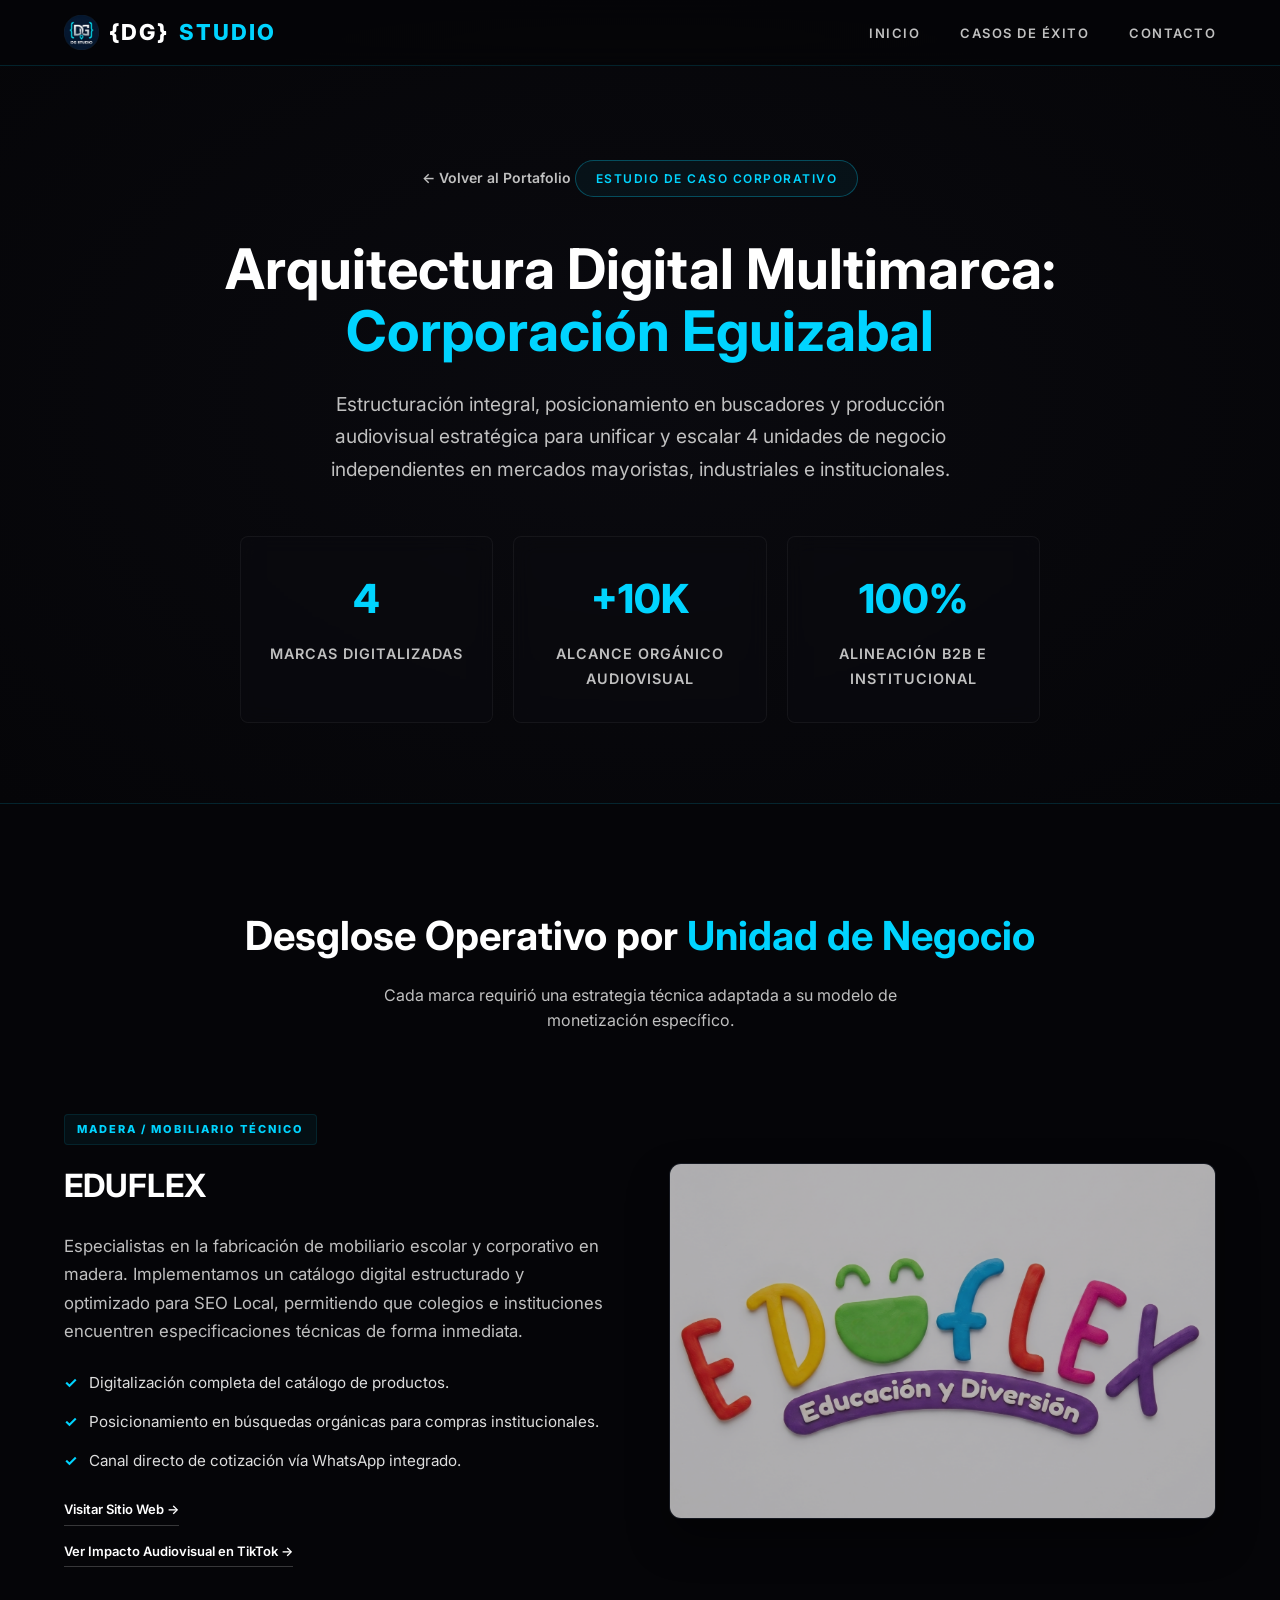
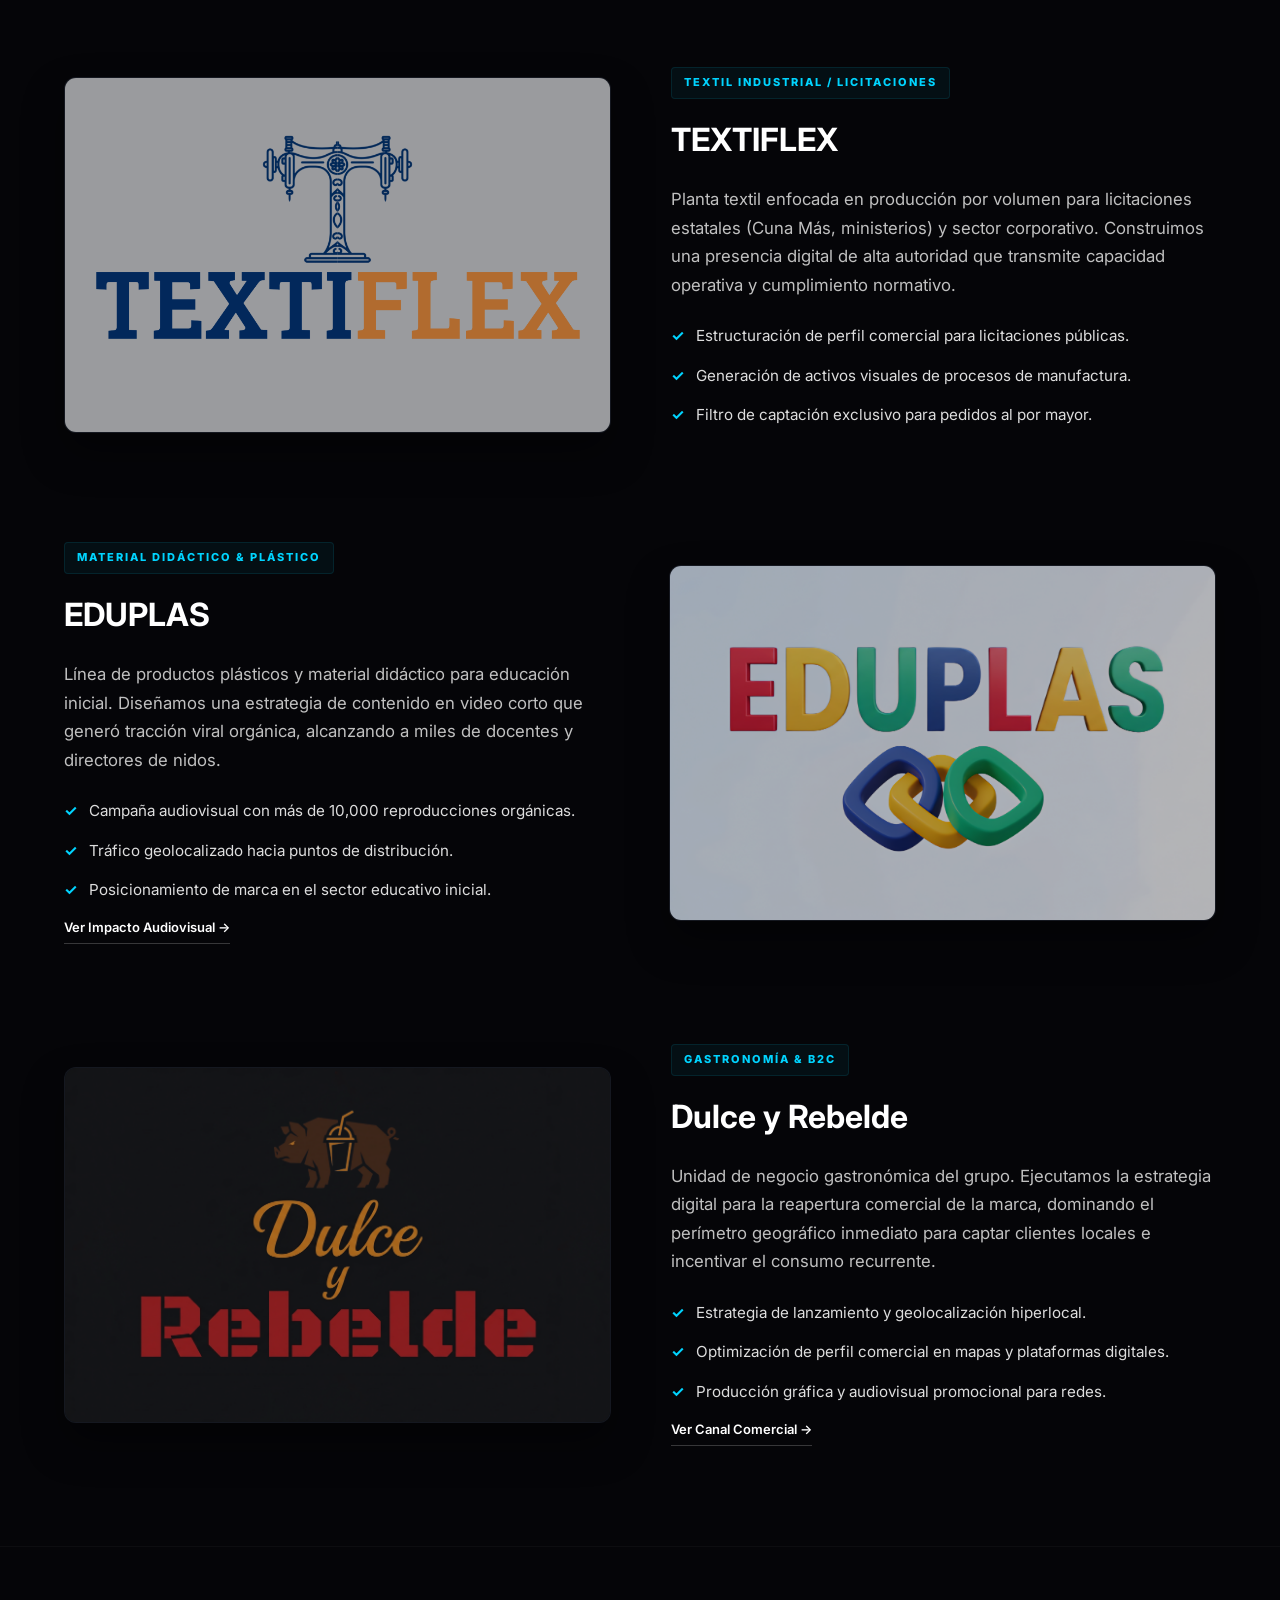
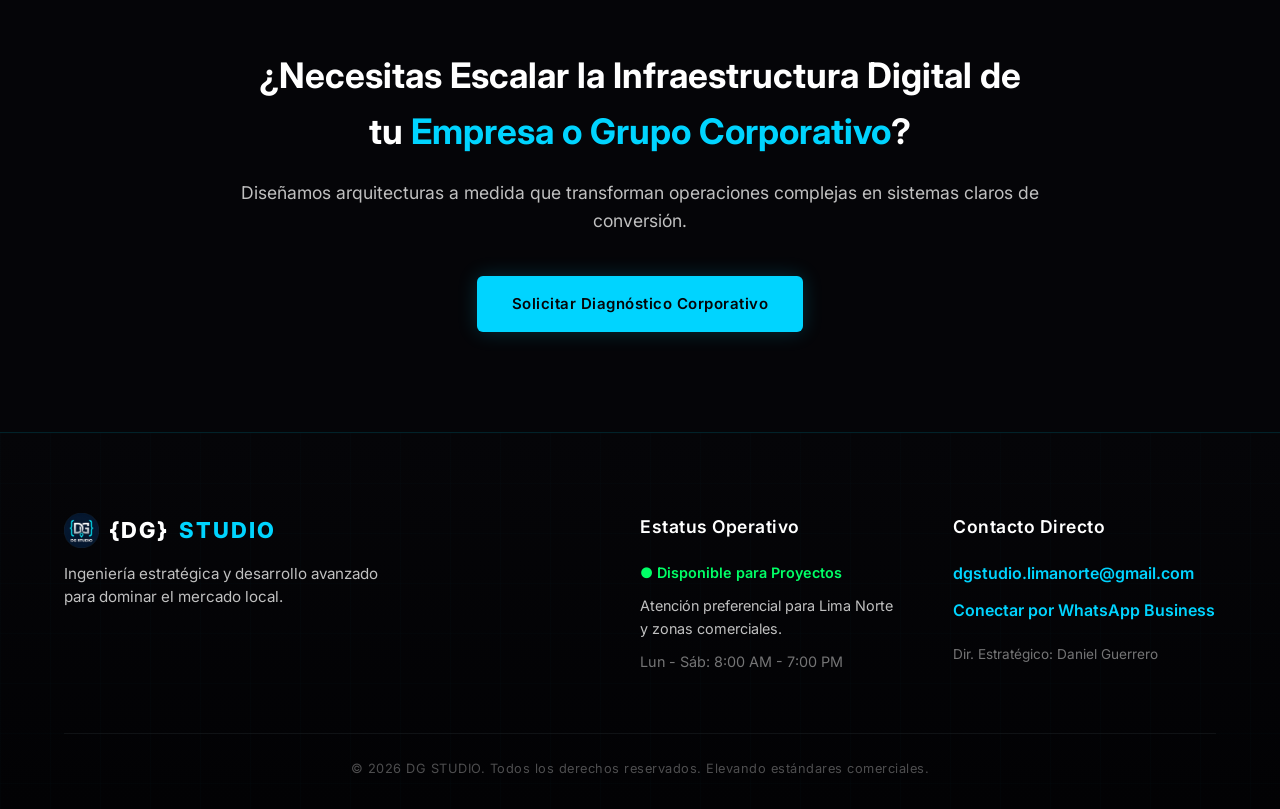
<file: casos/eguizabal.html>
<!DOCTYPE html>
<html lang="es">
<head>
    <meta charset="UTF-8">
    <meta name="viewport" content="width=device-width, initial-scale=1.0">
    <title>Caso de Éxito: Corporación Eguizabal | DG STUDIO</title>
    <meta name="description" content="Estudio de caso sobre la transformación digital e infraestructura multimarca para Corporación Eguizabal por DG STUDIO.">
    
    <link rel="preconnect" href="https://fonts.googleapis.com">
    <link rel="preconnect" href="https://fonts.gstatic.com" crossorigin>
    <link href="https://fonts.googleapis.com/css2?family=Inter:wght@300;400;600;800&display=swap" rel="stylesheet">
    
    <!-- Estilos Globales y Específicos del Caso -->
    <link rel="stylesheet" href="../assets/css/global.css">
    <link rel="stylesheet" href="../assets/css/caso-estudio.css">
</head>
<body>

    <header>
        <a href="../index.html" class="logo">
            <img src="../logo.png" alt="DG Studio Logo" class="logo-img">
            {DG} <span>STUDIO</span>
        </a>
        
        <button class="menu-toggle" aria-label="Abrir menú de navegación">
            <span></span>
            <span></span>
            <span></span>
        </button>

        <nav class="nav-menu">
            <ul>
                <li><a href="../index.html#inicio">Inicio</a></li>
                <li><a href="../index.html#impacto">Casos de Éxito</a></li>
                <li><a href="../index.html#contacto">Contacto</a></li>
            </ul>
        </nav>
    </header>

    <main>
        <!-- HERO DEL CASO DE ESTUDIO -->
        <section class="caso-hero reveal">
            <div class="caso-hero-content">
                <a href="../index.html#impacto" class="back-link">← Volver al Portafolio</a>
                <div class="badge">ESTUDIO DE CASO CORPORATIVO</div>
                <h1>Arquitectura Digital Multimarca: <span>Corporación Eguizabal</span></h1>
                <p class="caso-intro">
                    Estructuración integral, posicionamiento en buscadores y producción audiovisual estratégica para unificar y escalar 4 unidades de negocio independientes en mercados mayoristas, industriales e institucionales.
                </p>
                
                <!-- METRICAS CLAVE -->
                <div class="kpi-grid">
                    <div class="kpi-card">
                        <span class="kpi-number">4</span>
                        <span class="kpi-label">Marcas Digitalizadas</span>
                    </div>
                    <div class="kpi-card">
                        <span class="kpi-number">+10K</span>
                        <span class="kpi-label">Alcance Orgánico Audiovisual</span>
                    </div>
                    <div class="kpi-card">
                        <span class="kpi-number">100%</span>
                        <span class="kpi-label">Alineación B2B e Institucional</span>
                    </div>
                </div>
            </div>
        </section>

        <!-- DESGLOSE DE LAS 4 MARCAS -->
        <section class="marcas-section">
            <div class="container">
                <div class="section-title reveal">
                    <h2>Desglose Operativo por <span>Unidad de Negocio</span></h2>
                    <p>Cada marca requirió una estrategia técnica adaptada a su modelo de monetización específico.</p>
                </div>

                <!-- MARCA 1: EDUFLEX -->
                <article class="marca-card reveal">
                    <div class="marca-info">
                        <span class="marca-tag">MADERA / MOBILIARIO TÉCNICO</span>
                        <h3>EDUFLEX</h3>
                        <p class="marca-descripcion">
                            Especialistas en la fabricación de mobiliario escolar y corporativo en madera. Implementamos un catálogo digital estructurado y optimizado para SEO Local, permitiendo que colegios e instituciones encuentren especificaciones técnicas de forma inmediata.
                        </p>
                        <ul class="marca-logros">
                            <li>Digitalización completa del catálogo de productos.</li>
                            <li>Posicionamiento en búsquedas orgánicas para compras institucionales.</li>
                            <li>Canal directo de cotización vía WhatsApp integrado.</li>
                            <!-- CONTENEDOR INDEPENDIENTE CON SEPARACIÓN CSS -->
                     <div class="caso-enlaces" style="margin-top: 25px; display: flex; flex-direction: column; gap: 15px;">
                            <a href="https://eduflex-didacticos.netlify.app/" class="link-externo" target="_blank" rel="noopener noreferrer">Visitar Sitio Web →</a>
                            <a href="https://www.tiktok.com/@eduflexsac?_r=1&_t=ZS-99as8w4nOY0" class="link-externo" target="_blank" rel="noopener noreferrer">Ver Impacto Audiovisual en TikTok →</a>
                     </div>
                        </ul>
                    </div>
                    <div class="marca-media">
                        <img src="../assets/img/clientes/eduflex.png" alt="Caso de Éxito Eduflex - DG Studio" class="marca-img">
                    </div>
                </article>

                <!-- MARCA 2: TEXTIFLEX -->
                <article class="marca-card marca-reverse reveal">
                    <div class="marca-info">
                        <span class="marca-tag">TEXTIL INDUSTRIAL / LICITACIONES</span>
                        <h3>TEXTIFLEX</h3>
                        <p class="marca-descripcion">
                            Planta textil enfocada en producción por volumen para licitaciones estatales (Cuna Más, ministerios) y sector corporativo. Construimos una presencia digital de alta autoridad que transmite capacidad operativa y cumplimiento normativo.
                        </p>
                        <ul class="marca-logros">
                            <li>Estructuración de perfil comercial para licitaciones públicas.</li>
                            <li>Generación de activos visuales de procesos de manufactura.</li>
                            <li>Filtro de captación exclusivo para pedidos al por mayor.</li>
                        </ul>
                    </div>
                    <div class="marca-media">
                        <img src="../assets/img/clientes/textiflex.png" alt="Caso de Éxito Textiflex - DG Studio" class="marca-img">
                    </div>
                </article>

                <!-- MARCA 3: EDUPLAS -->
                <article class="marca-card reveal">
                    <div class="marca-info">
                        <span class="marca-tag">MATERIAL DIDÁCTICO & PLÁSTICO</span>
                        <h3>EDUPLAS</h3>
                        <p class="marca-descripcion">
                            Línea de productos plásticos y material didáctico para educación inicial. Diseñamos una estrategia de contenido en video corto que generó tracción viral orgánica, alcanzando a miles de docentes y directores de nidos.
                        </p>
                        <ul class="marca-logros">
                            <li>Campaña audiovisual con más de 10,000 reproducciones orgánicas.</li>
                            <li>Tráfico geolocalizado hacia puntos de distribución.</li>
                            <li>Posicionamiento de marca en el sector educativo inicial.</li>
                            <a href="https://www.tiktok.com/@eduplas.mayorista?_r=1&_t=ZS-99arnufdOZZ" class="link-externo" target="_blank" rel="noopener noreferrer">Ver Impacto Audiovisual →</a>
                        </ul>
                    </div>
                    <div class="marca-media">
                        <img src="../assets/img/clientes/eduplas.png" alt="Caso de Éxito Eduplas - DG Studio" class="marca-img">
                    </div>
                </article>

                <!-- MARCA 4: DULCE Y REBELDE -->
                <article class="marca-card marca-reverse reveal">
                    <div class="marca-info">
                        <span class="marca-tag">GASTRONOMÍA & B2C</span>
                        <h3>Dulce y Rebelde</h3>
                        <p class="marca-descripcion">
                            Unidad de negocio gastronómica del grupo. Ejecutamos la estrategia digital para la reapertura comercial de la marca, dominando el perímetro geográfico inmediato para captar clientes locales e incentivar el consumo recurrente.
                        </p>
                        <ul class="marca-logros">
                            <li>Estrategia de lanzamiento y geolocalización hiperlocal.</li>
                            <li>Optimización de perfil comercial en mapas y plataformas digitales.</li>
                            <li>Producción gráfica y audiovisual promocional para redes.</li>
                            <a href="https://www.facebook.com/share/1G49eW4Cmk/" class="link-externo" target="_blank" rel="noopener noreferrer">Ver Canal Comercial →</a>
                        </ul>
                    </div>
                    <div class="marca-media">
                        <img src="../assets/img/clientes/dulceyrebelde.png" alt="Caso de Éxito Dulce y Rebelde - DG Studio" class="marca-img">
                    </div>
                </article>

            </div>
        </section>

        <!-- LLAMADO A LA ACCIÓN FINAL DEL CASO -->
        <section class="caso-cta reveal">
            <div class="cta-container">
                <h2>¿Necesitas Escalar la Infraestructura Digital de tu <span>Empresa o Grupo Corporativo</span>?</h2>
                <p>Diseñamos arquitecturas a medida que transforman operaciones complejas en sistemas claros de conversión.</p>
                <a href="https://wa.me/51991739746?text=Hola%20DG%20Studio%2C%20vi%20el%20caso%20de%20Corporaci%C3%B3n%20Eguizabal%20y%20quiero%20cotizar%20un%20proyecto%20para%20mi%20empresa." target="_blank" class="btn btn-primary">
                    Solicitar Diagnóstico Corporativo
                </a>
            </div>
        </section>
    </main>

    <footer id="contacto">
        <div class="footer-container reveal">
            
            <div class="footer-brand">
                <a href="../index.html" class="logo footer-logo">
                    <img src="../logo.png" alt="DG Studio Logo" class="logo-img">
                    {DG} <span>STUDIO</span>
                </a>
                <p class="brand-tagline">Ingeniería estratégica y desarrollo avanzado para dominar el mercado local.</p>
            </div>

            <div class="footer-status">
                <h4>Estatus Operativo</h4>
                <p class="status-badge">● Disponible para Proyectos</p>
                <p class="status-text">Atención preferencial para Lima Norte y zonas comerciales.</p>
                <p class="status-hours">Lun - Sáb: 8:00 AM - 7:00 PM</p>
            </div>

            <div class="footer-contact">
                <h4>Contacto Directo</h4>
                <a href="mailto:dgstudio.limanorte@gmail.com" class="contact-link">dgstudio.limanorte@gmail.com</a>
                <a href="https://wa.me/51991739746?text=Hola%20DG%20Studio,%20quiero%20cotizar%20un%20proyecto." 
                   target="_blank" 
                   class="contact-link whatsapp-link">
                   Conectar por WhatsApp Business
                </a>
                <p class="director-name">Dir. Estratégico: Daniel Guerrero</p>
            </div>

        </div>

        <div class="footer-bottom">
            <div class="copyright">
                &copy; 2026 DG STUDIO. Todos los derechos reservados. Elevando estándares comerciales.
            </div>
        </div>
    </footer>

    <script src="../assets/js/app.js"></script>
    
</body>
</html>
</file>
<file: assets/css/global.css>
/* ==========================================
   DG STUDIO - GLOBAL STYLES (global.css)
   ========================================== */

:root {
    --bg-dark: #050508;
    --bg-card: #0a0a0f;
    --cyan-neon: #00d4ff;
    --silver: #c0c0c0;
    --glass-border: rgba(0, 212, 255, 0.15);
}

* {
    margin: 0;
    padding: 0;
    box-sizing: border-box;
}

::-webkit-scrollbar {
    width: 10px;
}
::-webkit-scrollbar-track {
    background: var(--bg-dark);
}
::-webkit-scrollbar-thumb {
    background: #1a1a24;
    border-radius: 5px;
}
::-webkit-scrollbar-thumb:hover {
    background: var(--cyan-neon);
}

html {
    scroll-behavior: smooth;
}

body {
    font-family: 'Inter', sans-serif;
    background-color: var(--bg-dark);
    color: #ffffff;
    line-height: 1.6;
    overflow-x: hidden;
}

/* --- HEADER & NAVEGACIÓN --- */
header {
    display: flex;
    justify-content: space-between;
    align-items: center;
    padding: 15px 5%;
    background: rgba(5, 5, 8, 0.85);
    backdrop-filter: blur(12px);
    -webkit-backdrop-filter: blur(12px);
    position: fixed;
    width: 100%;
    top: 0;
    z-index: 1000;
    border-bottom: 1px solid var(--glass-border);
}

.logo {
    display: flex;
    align-items: center;
    gap: 10px;
    font-size: 22px;
    font-weight: 800;
    letter-spacing: 2px;
    color: #ffffff;
    text-decoration: none;
}
.logo span { color: var(--cyan-neon); }

.logo-img {
    height: 35px;
    width: auto;
    object-fit: contain;
}

nav.nav-menu ul {
    list-style: none;
    display: flex;
    gap: 40px;
}
nav.nav-menu a {
    color: var(--silver);
    text-decoration: none;
    font-size: 13px;
    text-transform: uppercase;
    letter-spacing: 1.5px;
    font-weight: 600;
    transition: color 0.3s ease;
}
nav.nav-menu a:hover { color: var(--cyan-neon); }

/* Botón Hamburguesa */
.menu-toggle {
    display: none;
    flex-direction: column;
    justify-content: space-between;
    width: 26px;
    height: 18px;
    background: transparent;
    border: none;
    cursor: pointer;
    z-index: 1100;
}

.menu-toggle span {
    width: 100%;
    height: 2px;
    background-color: #ffffff;
    transition: all 0.3s cubic-bezier(0.4, 0, 0.2, 1);
    transform-origin: left center;
}

.menu-toggle.active span:nth-child(1) {
    transform: rotate(45deg) translateY(-2px);
    background-color: var(--cyan-neon);
}

.menu-toggle.active span:nth-child(2) {
    opacity: 0;
    transform: translateX(-10px);
}

.menu-toggle.active span:nth-child(3) {
    transform: rotate(-45deg) translateY(2px);
    background-color: var(--cyan-neon);
}

/* --- COMPONENTES GLOBALES REUTILIZABLES --- */
.badge {
    display: inline-block;
    padding: 8px 20px;
    border: 1px solid rgba(0, 212, 255, 0.3);
    border-radius: 30px;
    font-size: 12px;
    font-weight: 600;
    color: var(--cyan-neon);
    letter-spacing: 1.5px;
    background: rgba(0, 212, 255, 0.05);
}

.btn {
    padding: 16px 35px;
    border-radius: 6px;
    font-weight: 600;
    text-decoration: none;
    font-size: 15px;
    letter-spacing: 0.5px;
    transition: all 0.3s ease;
    display: inline-block;
}

.btn-primary {
    background-color: var(--cyan-neon);
    color: var(--bg-dark);
    box-shadow: 0 0 20px rgba(0, 212, 255, 0.2);
}

.btn-primary:hover {
    box-shadow: 0 0 30px rgba(0, 212, 255, 0.5);
    transform: translateY(-3px);
}

.btn-secondary {
    background-color: transparent;
    color: #fff;
    border: 1px solid var(--silver);
}

.btn-secondary:hover {
    border-color: #fff;
    transform: translateY(-3px);
}

.link-externo {
    color: #fff;
    text-decoration: none;
    font-size: 13px;
    font-weight: 600;
    display: flex;
    align-items: center;
    border-bottom: 1px solid rgba(255,255,255,0.2);
    padding-bottom: 5px;
    transition: all 0.3s ease;
    width: fit-content;
}

.link-externo:hover {
    color: var(--cyan-neon);
    border-color: var(--cyan-neon);
    padding-left: 5px;
}

/* --- ANIMACIONES GLOBALES --- */
.reveal {
    opacity: 0;
    transform: translateY(40px);
    transition: all 0.8s cubic-bezier(0.5, 0, 0, 1);
}

.reveal.active {
    opacity: 1;
    transform: translateY(0);
}

/* --- FOOTER PREMIUM GLOBAL --- */
footer {
    background: linear-gradient(180deg, #050508 0%, #020204 100%);
    border-top: 1px solid var(--glass-border);
    padding: 80px 5% 30px;
    position: relative;
}

footer::before {
    content: '';
    position: absolute;
    top: 0; left: 0; width: 100%; height: 100%;
    background-image: linear-gradient(rgba(0, 212, 255, 0.01) 1px, transparent 1px),
                      linear-gradient(90deg, rgba(0, 212, 255, 0.01) 1px, transparent 1px);
    background-size: 50px 50px;
    pointer-events: none;
}

.footer-container {
    max-width: 1200px;
    margin: 0 auto;
    display: grid;
    grid-template-columns: 2fr 1fr 1fr;
    gap: 50px;
    position: relative;
    z-index: 1;
}

.footer-brand, .footer-status, .footer-contact {
    display: flex;
    flex-direction: column;
}

.footer-logo {
    margin-bottom: 15px;
    display: inline-flex;
}

.brand-tagline {
    color: var(--silver);
    font-size: 0.95rem;
    max-width: 320px;
    line-height: 1.5;
}

footer h4 {
    color: #ffffff;
    font-size: 1.1rem;
    font-weight: 600;
    margin-bottom: 20px;
    letter-spacing: 0.5px;
    position: relative;
}

.status-badge {
    color: #00ff66;
    font-size: 0.9rem;
    font-weight: 600;
    margin-bottom: 10px;
    animation: pulseStatus 2s infinite;
}

@keyframes pulseStatus {
    0% { opacity: 0.7; }
    50% { opacity: 1; }
    100% { opacity: 0.7; }
}

.status-text, .status-hours, .director-name {
    color: var(--silver);
    font-size: 0.9rem;
}

.status-hours {
    margin-top: 10px;
    color: rgba(192, 192, 192, 0.6);
}

.contact-link {
    color: var(--cyan-neon);
    text-decoration: none;
    font-size: 1rem;
    font-weight: 600;
    margin-bottom: 12px;
    transition: color 0.3s ease;
    width: fit-content;
}

.contact-link:hover {
    color: #ffffff;
}

.director-name {
    margin-top: 8px;
    font-size: 0.85rem;
    color: rgba(192, 192, 192, 0.6);
}

.footer-bottom {
    max-width: 1200px;
    margin: 60px auto 0;
    padding-top: 25px;
    border-top: 1px solid rgba(255, 255, 255, 0.05);
    text-align: center;
    position: relative;
    z-index: 1;
}

.copyright {
    font-size: 0.8rem;
    color: rgba(192, 192, 192, 0.4);
    letter-spacing: 0.5px;
}

/* --- RESPONSIVO GLOBAL --- */
@media (max-width: 768px) {
    .menu-toggle { 
        display: flex; 
    }

    .nav-menu {
        position: fixed;
        top: 0;
        right: -100%;
        width: 80%;
        max-width: 300px;
        height: 100vh;
        background: rgba(5, 5, 8, 0.98);
        backdrop-filter: blur(25px);
        -webkit-backdrop-filter: blur(25px);
        border-left: 1px solid var(--glass-border);
        padding: 120px 40px;
        transition: right 0.4s cubic-bezier(0.4, 0, 0.2, 1);
        z-index: 1050;
    }

    .nav-menu.active {
        right: 0;
    }

    nav.nav-menu ul {
        flex-direction: column;
        gap: 35px;
    }

    nav.nav-menu a {
        font-size: 16px;
        letter-spacing: 2px;
        display: block;
    }

    .footer-container {
        grid-template-columns: 1fr;
        gap: 40px;
        text-align: left;
    }
    
    footer h4 {
        margin-bottom: 15px;
    }
    
    .footer-bottom {
        margin-top: 40px;
    }
}
</file>
<file: assets/css/caso-estudio.css>
/* ==========================================
   DG STUDIO - CASO DE ESTUDIO (caso-estudio.css)
   ========================================== */

/* --- HERO DEL CASO --- */
.caso-hero {
    padding: 160px 5% 80px;
    background: radial-gradient(ellipse at center, #0a0a0f 0%, var(--bg-dark) 100%);
    text-align: center;
    border-bottom: 1px solid var(--glass-border);
    position: relative;
}

.caso-hero-content {
    max-width: 900px;
    margin: 0 auto;
    position: relative;
    z-index: 2;
}

.back-link {
    display: inline-block;
    color: var(--silver);
    text-decoration: none;
    font-size: 14px;
    font-weight: 600;
    margin-bottom: 30px;
    transition: color 0.3s ease, transform 0.3s ease;
}

.back-link:hover {
    color: var(--cyan-neon);
    transform: translateX(-5px);
}

.caso-hero h1 {
    font-size: 3.5rem;
    line-height: 1.1;
    margin-top: 20px;
    margin-bottom: 25px;
}

.caso-hero h1 span {
    color: var(--cyan-neon);
}

.caso-intro {
    font-size: 1.2rem;
    color: var(--silver);
    margin: 0 auto 50px;
    max-width: 700px;
    line-height: 1.7;
}

/* --- KPI GRID --- */
.kpi-grid {
    display: grid;
    grid-template-columns: repeat(3, 1fr);
    gap: 20px;
    max-width: 800px;
    margin: 0 auto;
}

.kpi-card {
    background: rgba(10, 10, 15, 0.6);
    border: 1px solid rgba(255, 255, 255, 0.05);
    border-radius: 8px;
    padding: 30px 20px;
    backdrop-filter: blur(10px);
    -webkit-backdrop-filter: blur(10px);
    transition: transform 0.3s ease, border-color 0.3s ease;
}

.kpi-card:hover {
    transform: translateY(-5px);
    border-color: rgba(0, 212, 255, 0.3);
}

.kpi-number {
    display: block;
    font-size: 2.5rem;
    font-weight: 800;
    color: var(--cyan-neon);
    margin-bottom: 10px;
}

.kpi-label {
    font-size: 0.9rem;
    color: var(--silver);
    text-transform: uppercase;
    letter-spacing: 1px;
    font-weight: 600;
}

/* --- SECCIÓN DE MARCAS (ZIG-ZAG) --- */
.marcas-section {
    padding: 100px 5%;
    background-color: var(--bg-dark);
}

.section-title {
    text-align: center;
    margin-bottom: 80px;
}

.section-title h2 {
    font-size: 2.5rem;
    margin-bottom: 15px;
}

.section-title h2 span {
    color: var(--cyan-neon);
}

.section-title p {
    color: var(--silver);
    max-width: 600px;
    margin: 0 auto;
}

.marca-card {
    display: flex;
    align-items: center;
    gap: 60px;
    margin-bottom: 100px;
}

.marca-card:last-child {
    margin-bottom: 0;
}

.marca-reverse {
    flex-direction: row-reverse;
}

.marca-info {
    flex: 1;
}

.marca-tag {
    display: inline-block;
    font-size: 11px;
    text-transform: uppercase;
    letter-spacing: 2px;
    color: var(--cyan-neon);
    margin-bottom: 15px;
    font-weight: 800;
    background: rgba(0, 212, 255, 0.05);
    padding: 6px 12px;
    border-radius: 4px;
    border: 1px solid rgba(0, 212, 255, 0.1);
}

.marca-info h3 {
    font-size: 2rem;
    margin-bottom: 20px;
    color: #fff;
}

.marca-descripcion {
    font-size: 1.05rem;
    color: var(--silver);
    margin-bottom: 25px;
    line-height: 1.7;
}

.marca-logros {
    list-style: none;
    padding: 0;
}

.marca-logros li {
    position: relative;
    padding-left: 25px;
    margin-bottom: 15px;
    color: #ddd;
    font-size: 0.95rem;
}

.marca-logros li::before {
    content: '✓';
    position: absolute;
    left: 0;
    top: 0;
    color: var(--cyan-neon);
    font-weight: bold;
}

/* Contenedor Estratégico Visual */
.marca-media {
    flex: 1;
    position: relative;
    border-radius: 12px;
    overflow: hidden;
    border: 1px solid rgba(255, 255, 255, 0.05);
    background: #080c14;
    box-shadow: 0 20px 40px rgba(0,0,0,0.4);
    width: 100%;
}

.marca-media::after {
    content: '';
    display: block;
    padding-bottom: 65%; /* Aspect Ratio Elegante */
}

.marca-img {
    position: absolute;
    top: 0;
    left: 0;
    width: 100%;
    height: 100%;
    object-fit: cover;
    transition: transform 0.7s ease, opacity 0.5s ease;
    opacity: 0.7;
}

.marca-card:hover .marca-img {
    transform: scale(1.05);
    opacity: 1;
}

/* --- CTA DEL CASO --- */
.caso-cta {
    padding: 100px 5%;
    background: linear-gradient(180deg, var(--bg-dark) 0%, #050508 100%);
    text-align: center;
    border-top: 1px solid rgba(255, 255, 255, 0.03);
}

.cta-container {
    max-width: 800px;
    margin: 0 auto;
}

.cta-container h2 {
    font-size: 2.2rem;
    margin-bottom: 20px;
}

.cta-container h2 span {
    color: var(--cyan-neon);
}

.cta-container p {
    color: var(--silver);
    margin-bottom: 40px;
    font-size: 1.1rem;
}

/* --- RESPONSIVE MOBILE-FIRST --- */
@media (max-width: 992px) {
    .marca-card, 
    .marca-reverse {
        flex-direction: column;
        gap: 40px;
        margin-bottom: 80px;
    }

    .marca-media {
        width: 100%;
    }
}

@media (max-width: 768px) {
    .caso-hero {
        padding: 130px 5% 60px;
    }

    .caso-hero h1 {
        font-size: 2.2rem;
    }

    .kpi-grid {
        grid-template-columns: 1fr;
        gap: 15px;
    }

    .caso-intro {
        font-size: 1rem;
        margin-bottom: 40px;
    }

    .section-title h2 {
        font-size: 2rem;
    }

    .marca-info h3 {
        font-size: 1.6rem;
    }

    .cta-container h2 {
        font-size: 1.8rem;
    }
}
</file>
